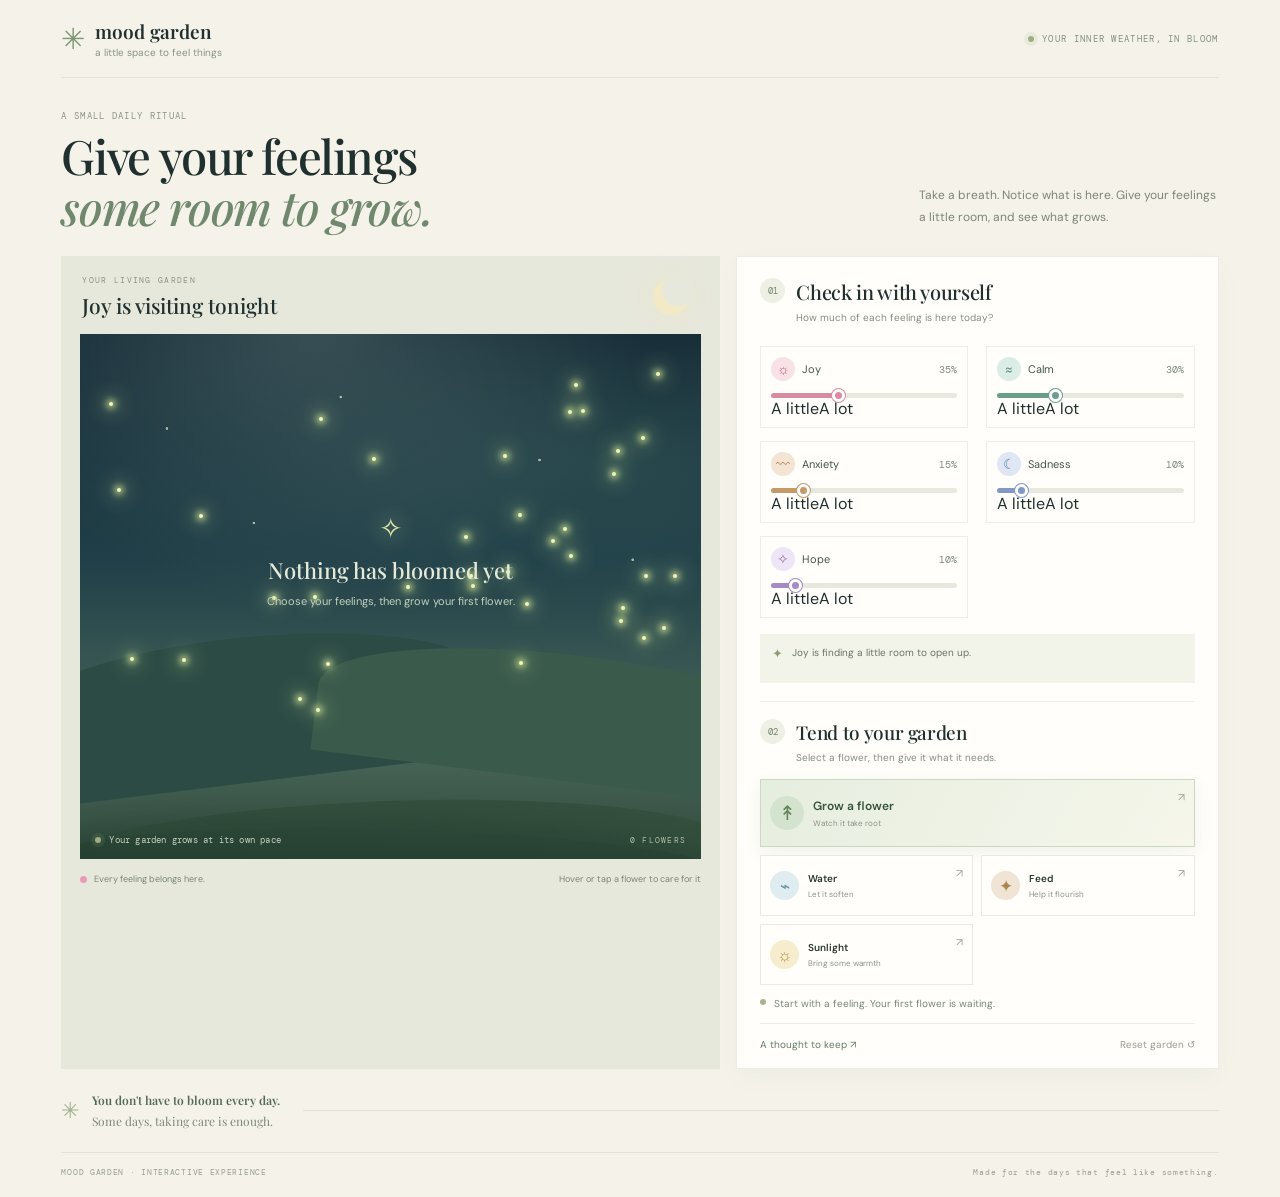
<file: index.html>
<!doctype html>
<html lang="en">
<head>
<meta charset="utf-8"><meta name="viewport" content="width=device-width, initial-scale=1">
<meta name="theme-color" content="#152b31"><title>Mood Garden — grow what you feel</title>
<link rel="stylesheet" href="style.css">
</head>
<body>
<div class="app">
  <header class="topbar">
    <a class="brand" href="#" aria-label="Mood Garden home"><span class="brand-icon">✳</span><span><b>mood garden</b><small>a little space to feel things</small></span></a>
    <span class="top-note"><i></i> YOUR INNER WEATHER, IN BLOOM</span>
  </header>
  <main>
    <section class="intro"><div><p class="eyebrow">A SMALL DAILY RITUAL</p><h1>Give your feelings<br><em>some room to grow.</em></h1></div><p class="intro-copy">Take a breath. Notice what is here. Give your feelings a little room, and see what grows.</p></section>
    <section class="workspace">
      <section class="garden-card">
        <div class="garden-head"><div><p class="eyebrow">YOUR LIVING GARDEN</p><h2 id="gardenTitle">A quiet place to begin</h2></div><div class="moon"><span></span></div></div>
        <div class="scene" id="scene" aria-label="Interactive night garden">
          <div class="aurora"></div><div class="hill hill-a"></div><div class="hill hill-b"></div><div class="stars"></div><div class="fireflies" id="fireflies"></div>
          <div class="ground ground-back"></div><div class="ground ground-front"></div>
          <div class="empty-state" id="emptyState"><span>✧</span><b>Nothing has bloomed yet</b><p>Choose your feelings, then grow your first flower.</p></div>
          <div class="plants" id="plants"></div>
          <div class="scene-bottom"><span><i></i><span id="sceneMessage">Your garden grows at its own pace</span></span><b id="flowerCount">0 FLOWERS</b></div>
        </div>
        <div class="garden-foot"><span><i class="legend"></i> Every feeling belongs here.</span><span>Hover or tap a flower to care for it</span></div>
      </section>
      <aside class="controls">
        <div class="step-title"><span class="step-number">01</span><div><h2>Check in with yourself</h2><p>How much of each feeling is here today?</p></div></div>
        <div class="mood-controls">
          <div class="mood" data-mood="joy"><div class="mood-top"><span class="mood-symbol joy">☼</span><label for="joy">Joy</label><output id="joyOut">35%</output></div><input id="joy" type="range" min="0" max="100" value="35" aria-label="Joy percentage"><div class="scale"><span>A little</span><span>A lot</span></div></div>
          <div class="mood" data-mood="calm"><div class="mood-top"><span class="mood-symbol calm">≈</span><label for="calm">Calm</label><output id="calmOut">30%</output></div><input id="calm" type="range" min="0" max="100" value="30" aria-label="Calm percentage"><div class="scale"><span>A little</span><span>A lot</span></div></div>
          <div class="mood" data-mood="anxiety"><div class="mood-top"><span class="mood-symbol anxiety">〰</span><label for="anxiety">Anxiety</label><output id="anxietyOut">15%</output></div><input id="anxiety" type="range" min="0" max="100" value="15" aria-label="Anxiety percentage"><div class="scale"><span>A little</span><span>A lot</span></div></div>
          <div class="mood" data-mood="sadness"><div class="mood-top"><span class="mood-symbol sadness">☾</span><label for="sadness">Sadness</label><output id="sadnessOut">10%</output></div><input id="sadness" type="range" min="0" max="100" value="10" aria-label="Sadness percentage"><div class="scale"><span>A little</span><span>A lot</span></div></div>
          <div class="mood" data-mood="hope"><div class="mood-top"><span class="mood-symbol hope">✧</span><label for="hope">Hope</label><output id="hopeOut">10%</output></div><input id="hope" type="range" min="0" max="100" value="10" aria-label="Hope percentage"><div class="scale"><span>A little</span><span>A lot</span></div></div>
        </div>
        <div class="insight" aria-live="polite"><span>✦</span><p id="insightText">A little joy, a little calm — your garden can hold it all.</p></div>
        <div class="section-rule"></div>
        <div class="step-title care-title"><span class="step-number">02</span><div><h2>Tend to your garden</h2><p>Select a flower, then give it what it needs.</p></div></div>
        <div class="action-grid">
          <button class="action grow" id="growBtn"><span class="action-icon">↟</span><span><b>Grow a flower</b><small>Watch it take root</small></span><span class="action-arrow">↗</span></button>
          <button class="action water" id="waterBtn"><span class="action-icon">⌁</span><span><b>Water</b><small>Let it soften</small></span><span class="action-arrow">↗</span></button>
          <button class="action feed" id="feedBtn"><span class="action-icon">✦</span><span><b>Feed</b><small>Help it flourish</small></span><span class="action-arrow">↗</span></button>
          <button class="action sun" id="sunBtn"><span class="action-icon">☼</span><span><b>Sunlight</b><small>Bring some warmth</small></span><span class="action-arrow">↗</span></button>
        </div>
        <div class="feedback" id="feedback" role="status"><span class="feedback-pip"></span><span>Start with a feeling. Your first flower is waiting.</span></div>
        <div class="control-bottom"><button id="reflectionBtn">A thought to keep <span>↗</span></button><button id="resetBtn">Reset garden ↺</button></div>
      </aside>
    </section>
    <section class="closing"><span>✳</span><p><b>You don't have to bloom every day.</b><br>Some days, taking care is enough.</p><i></i></section>
  </main>
  <footer><span>MOOD GARDEN · INTERACTIVE EXPERIENCE</span><span>Made for the days that feel like something.</span></footer>
</div>
<dialog id="reflectionDialog"><button class="close" id="closeDialog" aria-label="Close">×</button><p class="eyebrow">A THOUGHT TO KEEP</p><span class="dialog-bloom">✿</span><h2 id="reflectionTitle">You can feel more than one thing.</h2><p id="reflectionText">Your feelings can sit beside each other. You don't have to solve them all tonight.</p><button class="dialog-done" id="dialogDone">I'll keep that in mind</button></dialog>
<script src="script.js"></script>
</body></html>
</file>
<file: style.css>
@import url('https://fonts.googleapis.com/css2?family=DM+Mono:wght@400;500&family=DM+Sans:wght@400;500;600;700&family=Playfair+Display:ital,wght@0,500;0,600;1,500&display=swap');
:root{--paper:#f4f2e9;--ink:#20302e;--muted:#828b7f;--line:#e2e2d7;--green:#6f8a70}
*{box-sizing:border-box}body{margin:0;background:var(--paper);color:var(--ink);font-family:'DM Sans',sans-serif}button,input{font:inherit}button{cursor:pointer}.app{max-width:1500px;padding:0 4.8vw;margin:auto}
.topbar{height:78px;border-bottom:1px solid var(--line);display:flex;align-items:center;justify-content:space-between}.brand{display:flex;align-items:center;gap:10px;text-decoration:none;color:inherit}.brand-icon{font-size:29px;color:#7c9875}.brand b{font:600 19px 'Playfair Display',serif;display:block}.brand small{font-size:10px;color:#8b9386;display:block;margin-top:2px}.top-note,.eyebrow,footer,.step-number,.scene-bottom> b{font:9px 'DM Mono',monospace;letter-spacing:1.3px}.top-note{color:#849080;display:flex;gap:8px;align-items:center}.top-note i,.scene-bottom i{width:6px;height:6px;border-radius:50%;background:#9caf82;box-shadow:0 0 0 4px #9caf8220}
.intro{display:flex;justify-content:space-between;align-items:end;padding:32px 0 24px;gap:25px}.eyebrow{color:#8c9485;margin:0 0 8px}h1{font:500 clamp(34px,3.7vw,51px)/1.08 'Playfair Display',serif;letter-spacing:-1.4px;margin:0}h1 em{color:#70896e;font-weight:500}.intro-copy{max-width:300px;font-size:12px;line-height:1.8;color:#7c857a;margin:0 0 4px}
.workspace{display:grid;grid-template-columns:minmax(0,1.23fr) minmax(380px,.9fr);gap:16px;align-items:stretch}.garden-card{background:#e7e8dc;padding:19px 19px 0;min-width:0;display:flex;flex-direction:column}.garden-head{display:flex;align-items:center;justify-content:space-between;padding:0 2px 15px}.garden-head .eyebrow{font-size:8px;margin-bottom:6px}.garden-head h2{font:500 21px 'Playfair Display',serif;margin:0}.moon{width:36px;height:36px;border-radius:50%;background:#f2e9c6;box-shadow:0 0 26px #f4e7b96b;position:relative;margin-right:10px}.moon span{position:absolute;left:9px;top:-4px;width:31px;height:31px;border-radius:50%;background:#e7e8dc}
.scene{height:525px;position:relative;overflow:hidden;isolation:isolate;background:linear-gradient(180deg,#162b37 0%,#203f48 43%,#49675a 78%,#314a3b 100%)}.aurora{position:absolute;inset:-15% -10% 28%;background:radial-gradient(ellipse at 40% 15%,#6e8a8460,transparent 52%),radial-gradient(ellipse at 80% 45%,#4b786c45,transparent 42%);z-index:-1}.hill{position:absolute;z-index:0;bottom:76px;left:-15%;width:82%;height:145px;border-radius:50% 55% 0 0;background:#2c4b45;transform:rotate(-7deg)}.hill-b{left:38%;width:87%;height:126px;background:#3a5a4c;transform:rotate(7deg)}.stars{position:absolute;inset:0;opacity:.7;background-image:radial-gradient(circle at 14% 18%,#e3ebd0 0 1px,transparent 1.6px),radial-gradient(circle at 74% 24%,#e3ebd0 0 1px,transparent 1.6px),radial-gradient(circle at 42% 12%,#e3ebd0 0 1px,transparent 1.6px),radial-gradient(circle at 89% 43%,#e3ebd0 0 1px,transparent 1.6px),radial-gradient(circle at 28% 36%,#e3ebd0 0 1px,transparent 1.6px);z-index:0}.ground{position:absolute;left:-5%;width:110%;border-radius:50% 50% 0 0;z-index:2}.ground-back{height:110px;bottom:-52px;background:#344f3d;transform:rotate(-2deg)}.ground-front{height:77px;bottom:-47px;background:linear-gradient(#2b4636,#1f382e);transform:rotate(1.5deg);box-shadow:0 -8px 25px #172f2a55}
.fireflies{position:absolute;inset:0;z-index:3;pointer-events:none}.firefly{position:absolute;width:4px;height:4px;border-radius:50%;background:#f0f6b8;box-shadow:0 0 7px 2px #d8ed9c,0 0 20px 6px #d8ed9c55;animation:fireflyFloat var(--duration) ease-in-out infinite alternate;animation-delay:var(--delay)}@keyframes fireflyFloat{0%{transform:translate(0,0);opacity:.25}50%{opacity:1}100%{transform:translate(var(--dx),var(--dy));opacity:.5}}
.empty-state{position:absolute;z-index:4;top:43%;left:50%;transform:translate(-50%,-50%);width:82%;display:flex;align-items:center;flex-direction:column;text-align:center;color:#e4ead7;gap:8px;transition:opacity .6s;pointer-events:none}.empty-state.hide{opacity:0}.empty-state>span{font-size:28px;color:#e0e9ac;text-shadow:0 0 20px #d7e9a5}.empty-state b{font:500 22px 'Playfair Display',serif}.empty-state p{font-size:11px;line-height:1.6;color:#c2d0c1;margin:0}.plants{position:absolute;inset:0;z-index:5}.scene-bottom{position:absolute;z-index:20;bottom:13px;left:15px;right:15px;display:flex;align-items:center;justify-content:space-between;color:#c5d2be;font:9px 'DM Mono',monospace;letter-spacing:.2px;pointer-events:none}.scene-bottom>span{display:flex;align-items:center;gap:8px}.scene-bottom> b{font-size:8px;color:#aebfa9}.garden-foot{height:40px;display:flex;align-items:center;justify-content:space-between;color:#7b8578;font-size:9px;gap:10px}.garden-foot span:first-child{display:flex;align-items:center;gap:7px}.legend{width:7px;height:7px;border-radius:50%;background:#e99db5;display:inline-block}
.controls{background:#fffefa;border:1px solid #edede3;padding:21px 23px 14px;min-width:0;display:flex;flex-direction:column;box-shadow:0 8px 26px #293b2a07}.step-title{display:flex;gap:11px;align-items:flex-start}.step-number{width:25px;height:25px;display:flex;align-items:center;justify-content:center;background:#eef0e6;color:#72846e;flex:none;border-radius:50%;font-size:9px;letter-spacing:0}.step-title h2{font:500 20px 'Playfair Display',serif;margin:0 0 5px;letter-spacing:-.35px}.step-title p{font-size:10px;color:#858d82;line-height:1.5;margin:0}.mood-controls{display:grid;grid-template-columns:1fr 1fr;gap:13px 18px;margin:21px 0 16px}.mood{padding:10px 10px 8px;border:1px solid #edeee4;background:#fffefa;transition:border-color .2s,background .2s;min-width:0}.mood:focus-within{border-color:#9caf91;background:#fbfcf5}.mood-top{display:flex;align-items:center;gap:7px;margin-bottom:12px}.mood-symbol{width:24px;height:24px;border-radius:50%;display:flex;align-items:center;justify-content:center;font-size:14px;flex:none}.mood-symbol.joy{background:#f8e2e7;color:#b65e7c}.mood-symbol.calm{background:#dcece6;color:#568878}.mood-symbol.anxiety{background:#f4e4d3;color:#b27b47}.mood-symbol.sadness{background:#dfe6f4;color:#647da7}.mood-symbol.hope{background:#eee5f6;color:#9474ad}.mood label{font-size:11px;color:#46574b;cursor:pointer}.mood output{margin-left:auto;font:10px 'DM Mono',monospace;color:#7c897c}.mood input{width:100%;display:block;margin:0;height:5px;appearance:none;background:linear-gradient(to right,var(--thumb) 0%,var(--thumb) var(--value),#e7e9df var(--value),#e7e9df 100%);border-radius:9px;cursor:pointer;outline:none}.mood input::-webkit-slider-thumb{appearance:none;width:13px;height:13px;border-radius:50%;background:var(--thumb);border:3px solid #fff;box-shadow:0 0 0 1px var(--thumb);transition:transform .15s}.mood input:hover::-webkit-slider-thumb,.mood input:focus-visible::-webkit-slider-thumb{transform:scale(1.2)}.mood input::-moz-range-thumb{width:8px;height:8px;border-radius:50%;background:var(--thumb);border:3px solid white;box-shadow:0 0 0 1px var(--thumb)}.mood[data-mood=joy]{--thumb:#d98ba3}.mood[data-mood=calm]{--thumb:#6a9e8a}.mood[data-mood=anxiety]{--thumb:#c69a68}.mood[data-mood=sadness]{--thumb:#8299c5}.mood[data-mood=hope]{--thumb:#a58ac4}
.insight{background:#f2f3e9;padding:11px 12px;display:flex;align-items:flex-start;gap:9px;min-height:49px}.insight>span{font-size:13px;color:#8d9d77}.insight p{font-size:10px;line-height:1.6;color:#687768;margin:0}.section-rule{height:1px;background:#edeee5;margin:18px 0 17px}.care-title h2{font-size:19px}.action-grid{display:grid;grid-template-columns:1fr 1fr;gap:8px;margin-top:14px}.action{position:relative;display:flex;align-items:center;gap:9px;text-align:left;border:1px solid #e8e9df;background:#fffefa;padding:10px 9px;min-height:61px;color:#2b3b30;transition:transform .18s,border-color .18s,background .18s,box-shadow .18s}.action:hover,.action:focus-visible{transform:translateY(-2px);border-color:#aebfa4;background:#fafbf4;box-shadow:0 5px 12px #273d2710;outline:none}.action:active{transform:translateY(0) scale(.985)}.action-icon{width:29px;height:29px;display:flex;align-items:center;justify-content:center;border-radius:50%;font-size:17px;flex:none}.water .action-icon{background:#e0edf0;color:#608e9b}.feed .action-icon{background:#f0e5d4;color:#a98751}.sun .action-icon{background:#f6edce;color:#b29345}.grow{background:#f2f5ec;border-color:#dfe7d8}.grow .action-icon{background:#dfead6;color:#628458}.action b{display:block;font-size:10px;font-weight:600}.action small{display:block;font-size:8px;color:#8b9387;margin-top:4px;line-height:1.3}.action-arrow{font-size:11px;color:#9aa493;margin-left:auto;align-self:flex-start;transition:transform .18s}.action:hover .action-arrow{transform:translate(2px,-2px)}.feedback{display:flex;gap:8px;align-items:flex-start;min-height:38px;padding:11px 0 8px;color:#788675;font-size:10px;line-height:1.5}.feedback-pip{width:6px;height:6px;border-radius:50%;background:#a6b58d;flex:none;margin-top:3px}.feedback.pulse .feedback-pip{animation:pip .5s ease-in-out 2}@keyframes pip{50%{transform:scale(1.8);box-shadow:0 0 0 4px #a6b58d33}}.control-bottom{border-top:1px solid #edeee5;margin-top:auto;padding-top:11px;display:flex;justify-content:space-between;gap:8px}.control-bottom button{background:none;border:0;color:#657e63;font-size:10px;padding:3px 0}.control-bottom button:hover{text-decoration:underline}.control-bottom #resetBtn{color:#9a9e91}
.closing{display:flex;align-items:center;gap:13px;padding:21px 0;color:#7d897b}.closing>span{font-size:22px;color:#a4b18e}.closing p{font:12px/1.7 'Playfair Display',serif;margin:0}.closing b{font-weight:600;color:#536957}.closing>i{height:1px;background:var(--line);flex:1;margin-left:10px}footer{border-top:1px solid var(--line);padding:14px 0 20px;display:flex;justify-content:space-between;color:#9a9e91;font-size:8px;letter-spacing:.7px}
.plant{position:absolute;bottom:43px;width:112px;height:285px;transform:translateX(-50%);transform-origin:50% 100%;border:0;padding:0;background:transparent;cursor:pointer;filter:drop-shadow(0 6px 8px #0d201b24);animation:plantSway var(--sway,6s) ease-in-out infinite alternate;animation-delay:var(--sway-delay,0s);transition:filter .25s;outline:none}.plant svg{display:block;width:100%;height:100%;overflow:visible}.plant:hover,.plant:focus-visible,.plant.selected{filter:drop-shadow(0 0 10px var(--glow)) drop-shadow(0 7px 8px #0d201b42);z-index:18!important;animation-duration:2.1s}.plant:focus-visible .flower-head,.plant.selected .flower-head{filter:drop-shadow(0 0 7px var(--glow))}.plant:focus-visible::after,.plant.selected::after{content:'✧';position:absolute;left:50%;top:1px;color:#f3edc2;font-size:14px;animation:twinkle 1s ease-in-out infinite alternate}.plant svg .stem{fill:none;stroke:#8caf7e;stroke-width:3.5;stroke-linecap:round;stroke-dasharray:270;stroke-dashoffset:270;animation:stemGrow var(--grow-duration,1.8s) cubic-bezier(.22,.7,.2,1) forwards}.plant svg .stem-highlight{fill:none;stroke:#b8cf99;stroke-opacity:.45;stroke-width:1;stroke-linecap:round;stroke-dasharray:270;stroke-dashoffset:270;animation:stemGrow var(--grow-duration,1.8s) cubic-bezier(.22,.7,.2,1) forwards}.plant svg .leaf{transform-box:fill-box;transform-origin:0% 100%;transform:scale(0);animation:leafOpen .65s cubic-bezier(.2,.8,.2,1) forwards}.plant svg .leaf.right{transform-origin:0% 100%}.plant svg .flower-head{transform-box:fill-box;transform-origin:50% 72%;transform:scale(.02) rotate(-18deg);animation:bloom 1s cubic-bezier(.2,1.35,.4,1) forwards}.plant svg .center{transform-box:fill-box;transform-origin:center;transform:scale(0);animation:centerBloom .5s ease-out forwards}.plant svg .pollen{opacity:0;animation:pollenIn .7s ease-out forwards}.plant svg .petal{fill:var(--petal);stroke:#fff8e9;stroke-opacity:.32;stroke-width:.7}.plant svg .leaf-shape{fill:var(--leaf);stroke:#c1d4a8;stroke-opacity:.35;stroke-width:.7}.plant svg .center{fill:#f6d98c;stroke:#fff1b8;stroke-width:1}.plant svg .pollen{fill:#fff3b7}
@keyframes stemGrow{to{stroke-dashoffset:0}}@keyframes leafOpen{to{transform:scale(1)}}@keyframes bloom{0%{transform:scale(.02) rotate(-18deg)}70%{transform:scale(1.09) rotate(3deg)}100%{transform:scale(1) rotate(0)}}@keyframes centerBloom{to{transform:scale(1)}}@keyframes pollenIn{to{opacity:.9}}@keyframes plantSway{0%{transform:translateX(-50%) rotate(-1.8deg)}100%{transform:translateX(-50%) rotate(1.8deg)}}@keyframes twinkle{to{opacity:.3;transform:scale(.75)}}
.particle{position:absolute;z-index:16;pointer-events:none;color:#d5edb0;text-shadow:0 0 9px currentColor;animation:particleFly 1.15s ease-out forwards;font-size:13px}@keyframes particleFly{0%{opacity:0;transform:translateY(-5px) scale(.4)}20%{opacity:1}100%{opacity:0;transform:translate(var(--px),var(--py)) scale(1.2)}}
.plant-bubble{position:absolute;z-index:19;left:50%;top:8%;transform:translate(-50%,-100%);background:#f6f2dc;color:#415846;padding:6px 9px;border-radius:12px;font:9px 'DM Mono',monospace;white-space:nowrap;box-shadow:0 4px 14px #122b2740;animation:bubbleIn .25s ease-out both;pointer-events:none}@keyframes bubbleIn{from{opacity:0;transform:translate(-50%,-85%) scale(.8)}to{opacity:1;transform:translate(-50%,-100%) scale(1)}}
dialog{border:1px solid #e6e7db;background:#fffefa;color:#26372e;width:min(390px,calc(100% - 32px));padding:32px 30px 28px;box-shadow:0 22px 70px #10211e40}dialog::backdrop{background:#10251f9c;backdrop-filter:blur(4px)}.close{position:absolute;right:13px;top:10px;border:0;background:transparent;font-size:25px;color:#859080}.dialog-bloom{font-size:34px;color:#91a67c;display:block;margin:8px 0}.reflection-dialog h2,dialog h2{font:500 27px 'Playfair Display',serif;margin:0 0 12px}.reflection-dialog p:not(.eyebrow),dialog p:not(.eyebrow){font-size:12px;line-height:1.8;color:#788477}.dialog-done{border:0;background:#e6ecde;color:#506b50;padding:12px 16px;margin-top:10px}
@media(max-width:1050px){.app{padding:0 22px}.workspace{grid-template-columns:minmax(0,1fr) minmax(350px,.95fr)}.controls{padding:19px 17px}.mood-controls{gap:10px}.scene{height:500px}.action{gap:6px;padding:9px 7px}.action-icon{width:26px;height:26px}.action-arrow{display:none}}
@media(max-width:790px){.topbar{height:70px}.top-note{display:none}.intro{display:block;padding:30px 0 21px}.intro-copy{margin-top:12px;max-width:460px}.workspace{grid-template-columns:1fr}.scene{height:480px}.controls{padding:22px}.mood-controls{gap:13px 18px}.action{padding:10px}.action-arrow{display:block}.garden-foot{font-size:8px}}
@media(max-width:430px){.app{padding:0 12px}.garden-card{padding:14px 12px 0}.scene{height:400px}.garden-head h2{font-size:19px}.controls{padding:19px 15px}.mood-controls{gap:9px}.mood{padding:8px 7px}.mood-top{gap:5px}.mood-symbol{width:21px;height:21px}.mood label{font-size:10px}.action{gap:6px;padding:8px 6px}.action b{font-size:9px}.action small{font-size:7px}.action-icon{width:24px;height:24px}.garden-foot span:last-child{text-align:right}.plant{width:90px;height:245px;bottom:36px}footer{font-size:7px;gap:12px;line-height:1.5}}
@media(prefers-reduced-motion:reduce){*,*::before,*::after{animation-duration:.01ms!important;animation-iteration-count:1!important;scroll-behavior:auto!important}}

.root-glow{position:absolute;z-index:4;bottom:42px;width:44px;height:14px;transform:translateX(-50%);border-radius:50%;background:#b9d88d;filter:blur(7px);opacity:0;animation:rootPulse 1.8s ease-out forwards;pointer-events:none}
@keyframes rootPulse{0%{opacity:0;transform:translateX(-50%) scale(.3)}25%{opacity:.85;transform:translateX(-50%) scale(1.2)}100%{opacity:0;transform:translateX(-50%) scale(2.3)}}


/* v6 — meadow-like growth: layered, irregular, softly lit, never arranged in rows */
.action-grid .action.grow{grid-column:1/-1;order:-1;min-height:68px;background:linear-gradient(120deg,#e6eee0,#f6f6eb);border-color:#cbd9c4;box-shadow:0 5px 16px #536d4a14}
.action-grid .action.grow b{font-size:12px;color:#36533d}
.action-grid .action.grow .action-icon{width:34px;height:34px;background:#d4e3ce;font-size:20px}
.plants{position:absolute;inset:0;z-index:5;pointer-events:none}
.plant{pointer-events:auto;will-change:transform;transition:filter .35s ease,opacity .5s ease}
.plant svg{overflow:visible}
.plant svg .stem,.plant svg .stem-highlight{stroke-dasharray:300;stroke-dashoffset:300;animation:stemRiseFromSoil var(--grow-duration,1.8s) cubic-bezier(.25,.65,.2,1) forwards}
.plant svg .leaf{animation:leafUnfurl .85s cubic-bezier(.18,.75,.2,1) both}
.plant svg .leaf:nth-of-type(2){animation-delay:calc(var(--grow-duration,1.8s) * .62)}
.plant svg .leaf:nth-of-type(3){animation-delay:calc(var(--grow-duration,1.8s) * .72)}
.plant svg .leaf:nth-of-type(4){animation-delay:calc(var(--grow-duration,1.8s) * .82)}
.plant svg .flower-head{animation:bloomSoft 1.25s cubic-bezier(.2,.8,.2,1) both;animation-delay:calc(var(--grow-duration,1.8s) * .78)}
.plant svg .center{animation:centerBloom .6s ease-out both;animation-delay:calc(var(--grow-duration,1.8s) * 1.18)}
@keyframes stemRiseFromSoil{from{stroke-dashoffset:300}to{stroke-dashoffset:0}}
@keyframes leafUnfurl{0%{transform:scale(.05);opacity:0}75%{opacity:1}100%{transform:scale(1);opacity:1}}
@keyframes bloomSoft{0%{transform:scale(.04) rotate(-24deg);opacity:0}65%{transform:scale(1.04) rotate(4deg);opacity:1}100%{transform:scale(1) rotate(0);opacity:1}}
.plant{filter:drop-shadow(0 4px 8px #0b201a30)}
.plant:hover,.plant.selected{filter:drop-shadow(0 0 12px var(--glow)) drop-shadow(0 5px 9px #0b201a40)}
.root-glow{bottom:34px;filter:blur(9px);opacity:0}
@media(max-width:430px){.plant{max-width:88px}}
</file>
